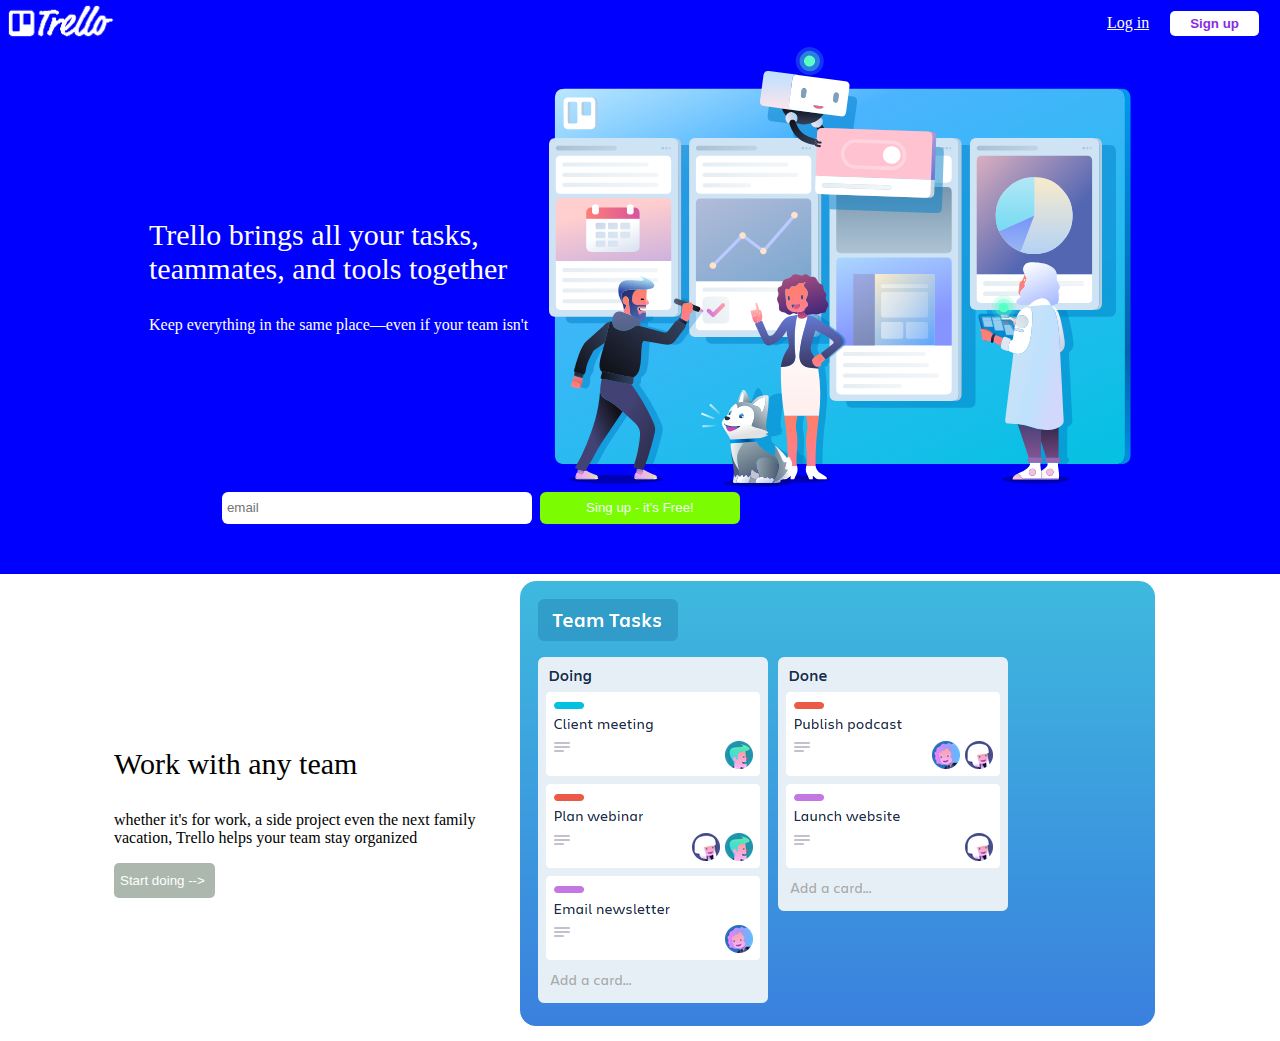
<file: Lessons_1/assignment_example/A1HelloPage.html>
<!DOCTYPE html>
<html lang="en">
<head>
    <meta charset="UTF-8">
    <meta name="viewport" content="width=device-width, initial-scale=1.0">
    <link rel="stylesheet" href="HelloStyle.css" type="text/css">
    <title>Hello Page</title>
</head>
    <body>
        <div class="section-1">
            <div class="top">
                <div class="S_start">
                    <img src="trello-logo.png" style="width: 120px;"/>
                </div>
    
                <div class="S_end">
                    <a href="../LoginPage/LoginPage.html">Log in</a>
                    
                </div>
    
                <div class="S_SU">
                    <input type="button" value="Sign up">
                </div>
    
            </div>
                
            <div class="bottom">
                
                <div class="text_content">
                    <p class="text_1">Trello brings all your tasks, teammates, and tools together</p>
                    <p class="text_2">Keep everything in the same place—even if your team isn't</p>
                </div>
                
                <div class="content_img">
                    <img src="picture-1.svg">
                </div>  
            </div>

            <div class="bottom_inputs">
                <div class="Binputs">
                    
                    <div class="one">
                        <input type="email"  id="mail_input" placeholder="email">
                    </div>
                    
                    <div class="two">
                        <input type="button"  id="sign_up_button" value="Sing up - it's Free!">
                    </div>
                </div>
            </div>

        </div>
        
        <div class="section2">
            <div class="bottom">
                
                <div class="text_content">
                    <p class="text_1" style="color: black;">Work with any team</p>
                    <p class="text_2 " style="color: black;" >whether it's for work, a side project even the next family vacation, Trello helps your team stay organized</p>
                    <input type="button" value="Start doing --> " style="background-color: rgb(172, 184, 174); color: #ffffff; border-radius: 5px; border: 0px; height:35px ;">
                </div>
                
                <div class="content_img">
                    <img src="picture-2.PNG">
                </div>  
            </div>
        </div>

    </body>
</html>
</file>
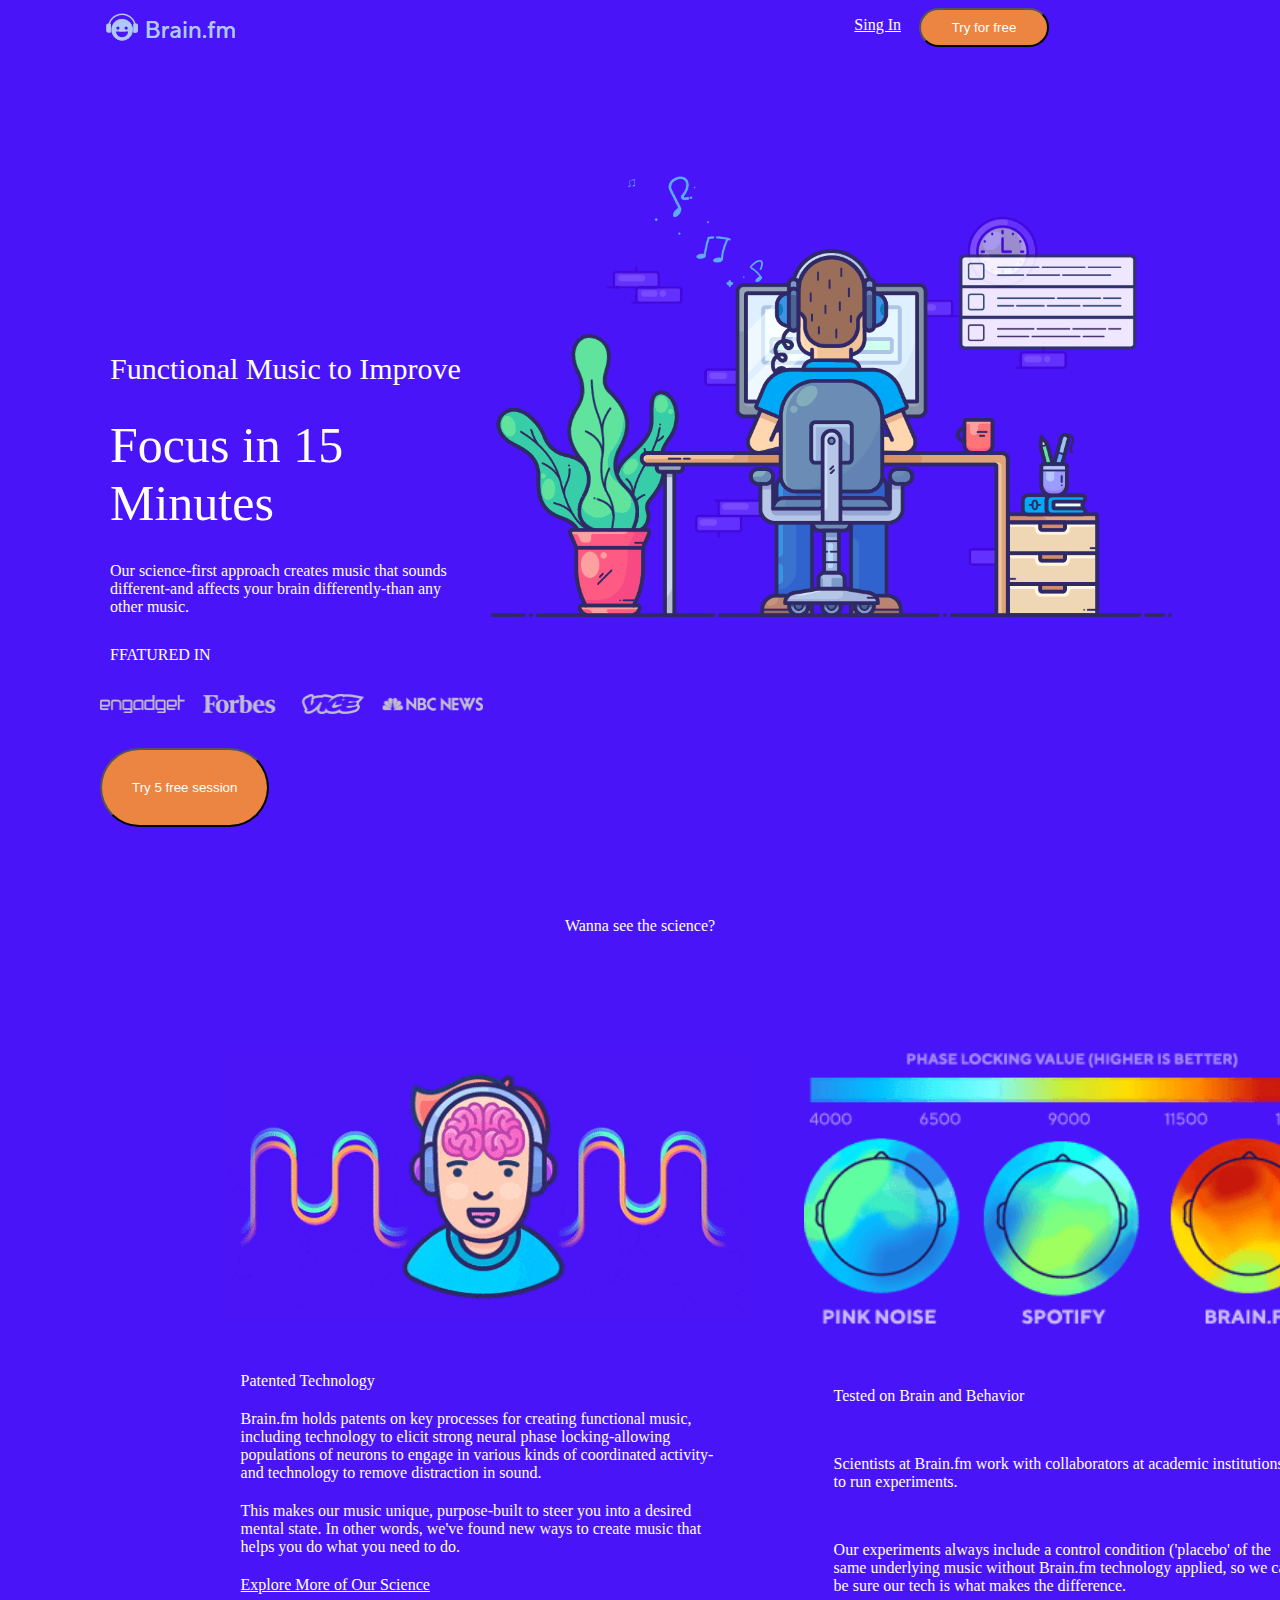
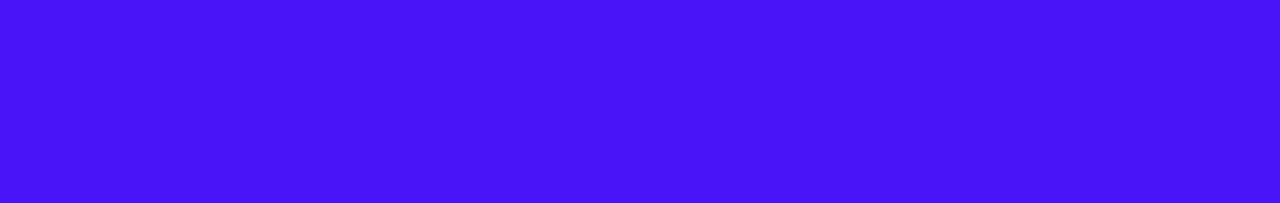
<file: Lessons_1/Aybol_Assignment1starter-main/brain-fm.html>
<!DOCTYPE html>
<html lang="en">
<head>
    <meta charset="UTF-8">
    <meta name="viewport" content="width=device-width, initial-scale=1.0">
    <title>Assignment#1</title>
    <link rel="stylesheet" href="./css/style.css">
</head>
<body>

    <div class="base">
        <div class="topContent">
            <div class="topHeader">
                
                <div class="LogoImg">
                    <img src="./images/logo.png" >
                </div>
                
                <div class="ButtonsLogin">
                        <div class="SIn">
                            <a href="" style="color: white; ">Sing In</a>
                        </div>
                        <div class="TB">
                            <input type="button" value="Try for free">
                        </div>
                
                    </div>
            </div>
        </div>

        <div class="baseContent">
            <div class="PBaseContent">
                <div style="margin-top: 150px; font-size:30px;"><p>Functional Music to Improve</p></div>
                <div style="font-size: 50px;"><p>Focus in 15 Minutes</p></div>
                <div ><p>Our science-first approach creates music that sounds different-and affects your brain differently-than any other music.</p></div>
                <div><p>FFATURED IN</p></div>
                <div><img src="./images/clout.png" alt=""></div>
                <div><input type="button" value="Try 5 free session"></div>
            </div>
            <div class="BaseContentImg">
                <img src="./images/picture-1.gif" alt="">
            </div>
        </div>

        <div class="Pcontent">
            <p>Wanna see the science?</p>
        </div>

        <div class="bottomContent">
            <div class="BC1">
                <div class="img1" style="height: 300px;">
                    <img src="./images/picture-2.gif" alt="">
                </div>
                <div class="content1" >
                    <p class="p1">Patented Technology</p>
                    <p class="p2">Brain.fm holds patents on key processes for creating functional music, including technology to elicit strong neural phase locking-allowing populations of neurons to engage in various kinds of coordinated activity-and technology to remove distraction in sound.</p>
                    <p class="p3">This makes our music unique, purpose-built to steer you into a desired mental state. In other words, we've found new ways to create music that helps you do what you need to do.</p>
                    <p><u>Explore More of Our Science</u></p>
                 
                </div>
            </div>

            <div class="BC2">
                <div class="img2" style="height: 300px;">
                    <img src="./images/picture-3.png" alt="">
                </div>
                <div class="content2" >
                    <p class="p1">Tested on Brain and Behavior</p>
                    <p class="p2">Scientists at Brain.fm work with collaborators at academic institutions to run experiments.</p>
                    <p class="p3">Our experiments always include a control condition ('placebo' of the same underlying music without Brain.fm
technology applied, so we can be sure our tech is what makes the difference.</p>
                        
                </div>
            </div>
        </div>
    </div>
    
</body>
</html>
</file>
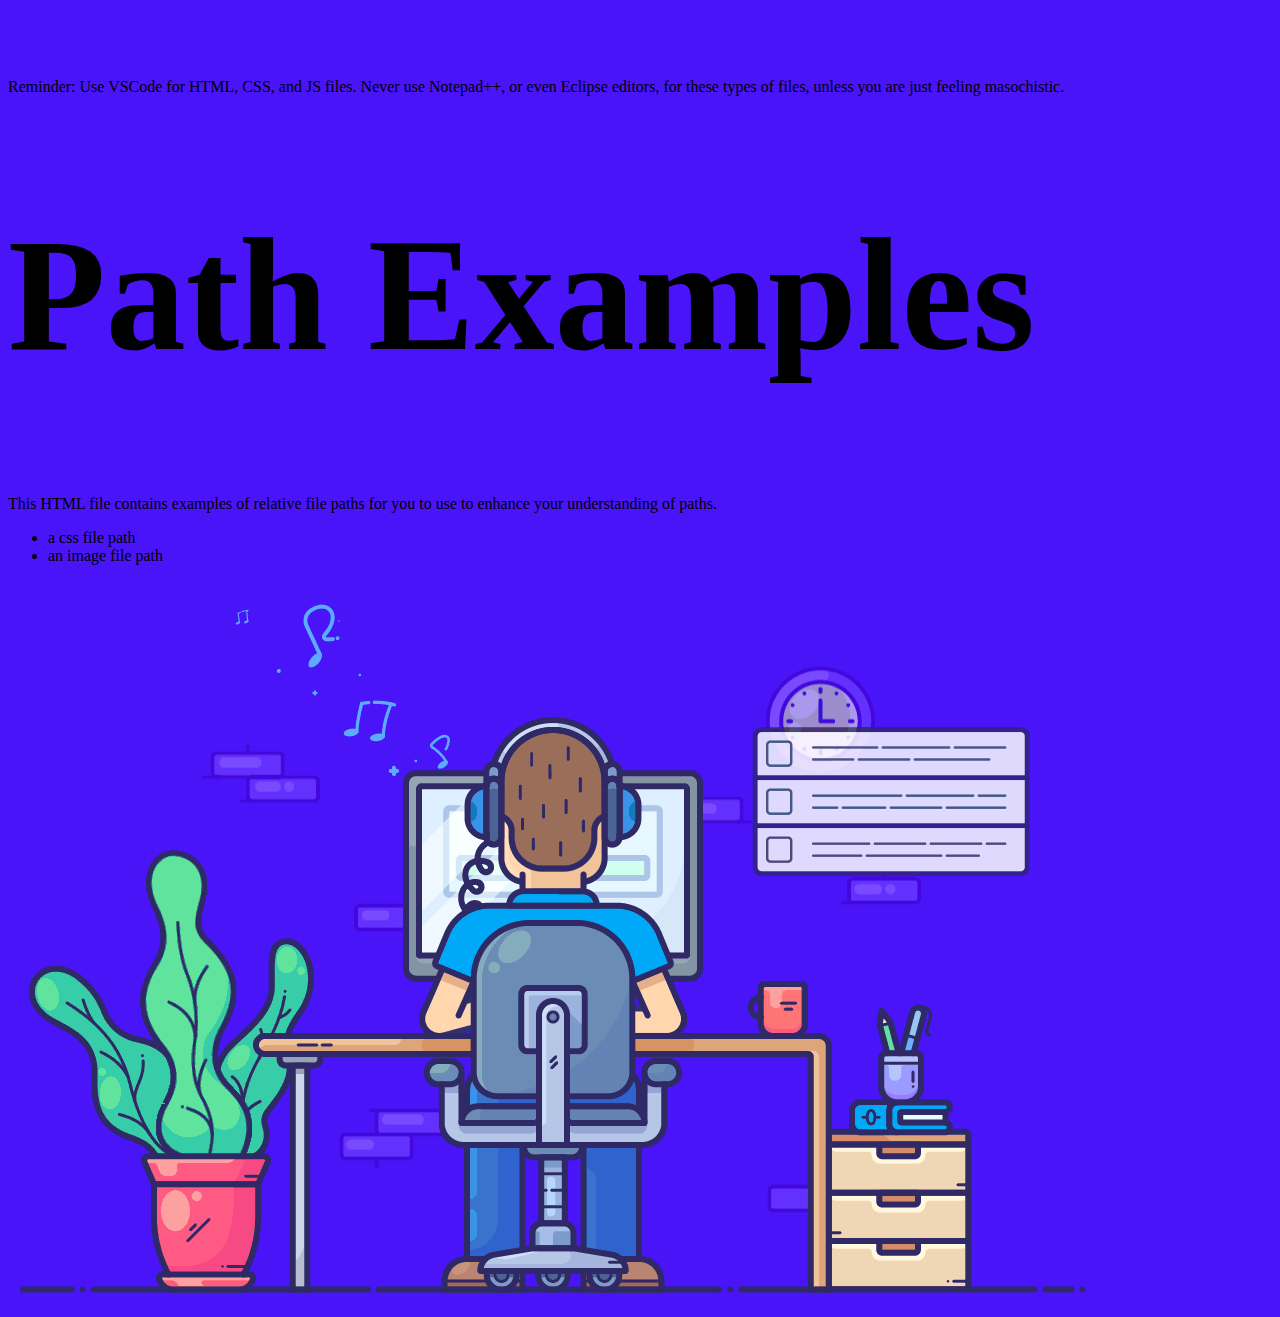
<file: Lessons_1/Aybol_Assignment1starter-main/example_paths.html>
<!DOCTYPE html>
<link rel="stylesheet" type="text/css" href="./css/style.css">

<body>
    <br><br><br>
    <p>Reminder: Use VSCode for HTML, CSS, and JS files.
        Never use Notepad++, or even Eclipse editors, for these
        types of files, unless you are just feeling masochistic.</p>
    <h1>Path Examples</h1>
    <p>This HTML file contains examples of relative file paths for you to use to enhance your understanding of paths.</p>
    <ul>
        <li>a css file path</li>
        <li>an image file path</li>
    </ul>
    <img src="./images/picture-1.gif" alt="paths" usemap="#paths">

</body>

</html>
</file>
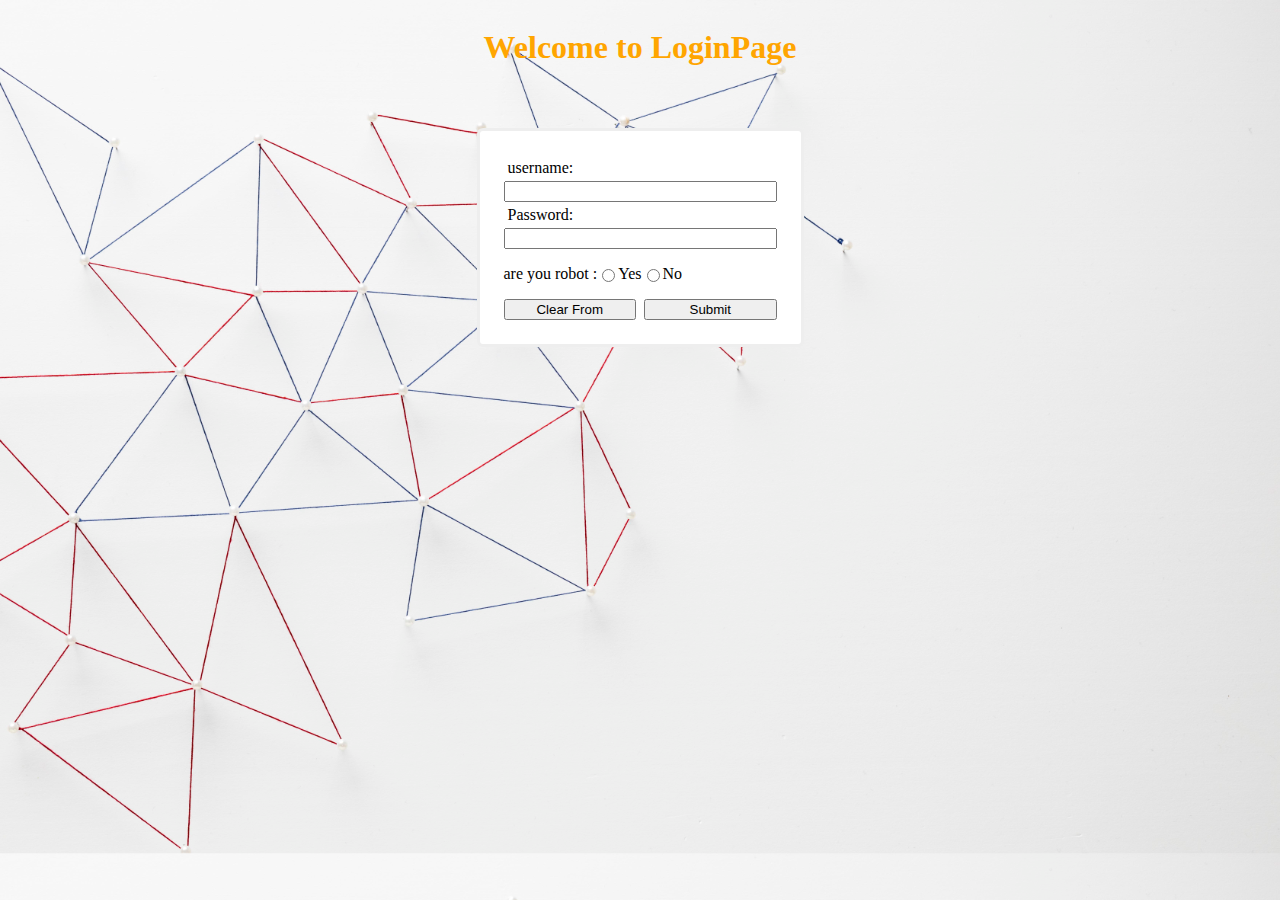
<file: Lessons_1/LoginPage/LoginPage.html>
<!DOCTYPE html>
<html lang="en">
<head>
    <meta charset="UTF-8">
    <meta name="viewport" content="width=device-width, initial-scale=1.0">
    <title>login</title>
    <link rel="stylesheet" href="LoginPageStyle.css">
    

</head>
<body>
    <header>
        <header>
                <h1 id="headerH1">
                    Welcome to 
                <span>LoginPage</span>
                </h1>
        </header>
    </header>
        <div class="container">
            
         
            <div class="username">
                <label>username:</label>
                <input type="text">
            </div>
            
            <div class="Password">
                <label>Password:</label>
                <input type="Password">
            </div>
            <form action="index.html" >
                <div class="robot">
                    <p id="MyP">are you robot :</p>
                    <input type="radio" name="robot" id="robotY">
                    <label for="robotY">Yes</label>
                    <input type="radio" name="robot" id="robotN">
                    <label for="robotN">No</label>
                </div>

                <div class="buttons">
                    <input type="button" value="Clear From" id="CF">
                    <input type="submit" value="Submit" id="SM">
                </div>
            </form>
        </div>
    </body>
</html>
</file>
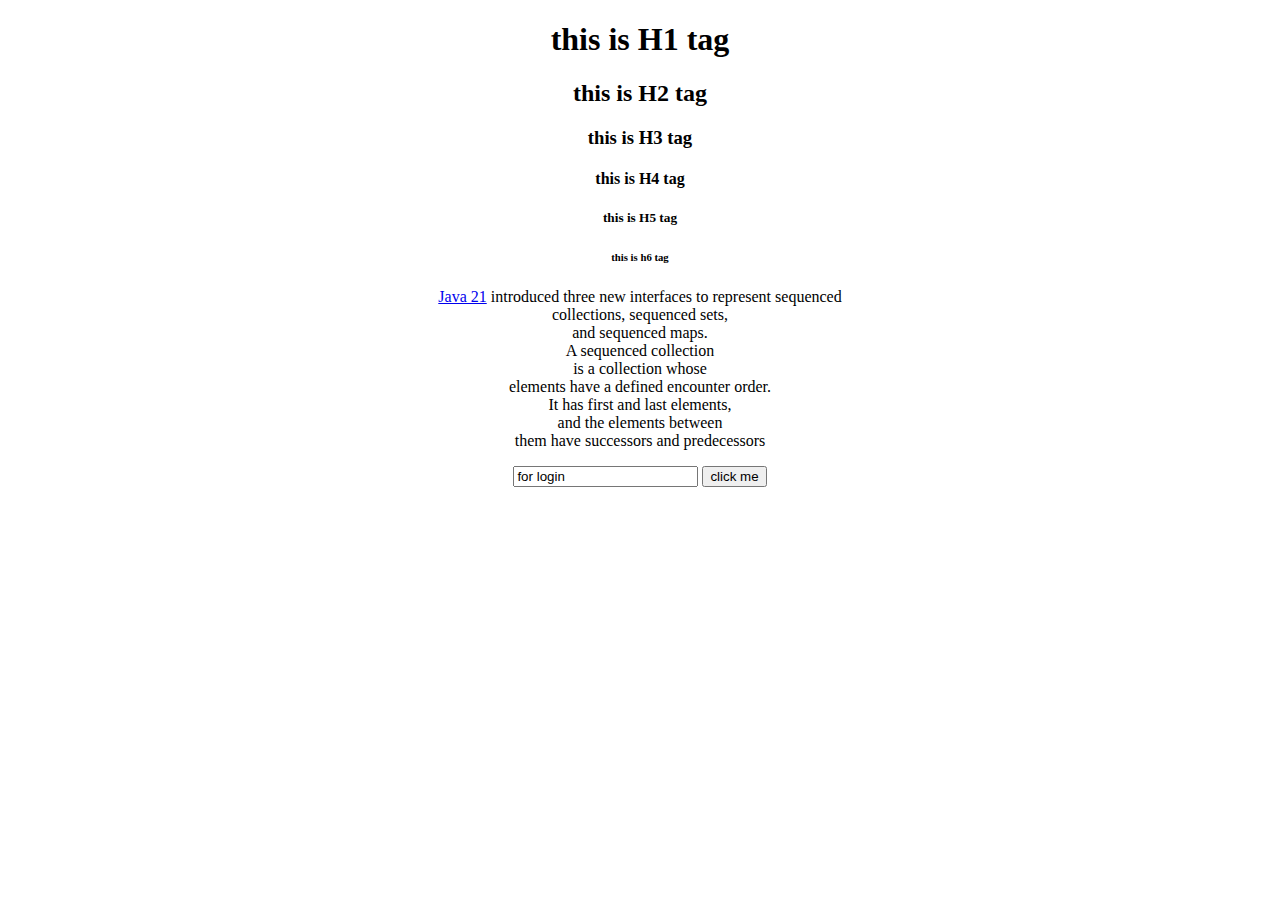
<file: Lessons_1/Web_1/Web_lessons#1.html>
<!DOCTYPE html>
<html lang="en">
<head>
    <meta charset="UTF-8">
    <meta name="viewport" content="width=device-width, initial-scale=1.0">
    <title>Lesson1</title>
    <link rel="stylesheet" href="Lessons1Style.css">
</head>
    <body>
            <div class="container">
            <h1>this is H1 tag</h1>
            <h2>this is H2 tag</h2>
            <h3>this is H3 tag</h3>
            <h4>this is H4 tag</h4>
            <h5>this is H5 tag</h5>
            <h6>this is h6 tag</h6>
            <p><a href="https://www.oracle.com/java/technologies/downloads/">Java 21</a> introduced three new 
            interfaces to represent sequenced <br/>
            collections, sequenced sets, <br/>
            and sequenced maps. <br/>
            A sequenced collection <br/>
            is a collection whose <br/>
            elements have a defined encounter order. <br/>
            It has first and last elements, <br/>
            and the elements between<br/>
            them have successors and predecessors<br/></p>
            <input type="text" value="for login">
            <a href="../LoginPage/LoginPage.html"><input type="button" value="click me"></a>
        </div>
        
    </body>
</html>
</file>
<file: Lessons_1/assignment_example/HelloStyle.css>
.section-1{
    padding-bottom: 50px;
    background: blue;
}

.section-1 .top,.bottom{
    display: flex;
    flex-direction: row;
    align-items: center; 
    justify-content: center;
    
}

.section-1 .bottom .content_img img {
    @media screen and (max-width :800px) {
       width: 300px;
    }
}

.bottom p{
    color:white;
    
}
.bottom .text_content{
    flex-basis: 400px;
}

.bottom .text_content .text_1{
    font-size:30px;
}


.S_start{
    flex-grow: 94;
}

.S_end{
    flex-grow: 2;
    align-items:flex-end;
}


.S_SU{
    flex-grow: 2;
    align-items: center;
}

.S_SU input{
    padding: 5px 20px;
    background-color: white;
    color:blueviolet;
    font-weight: bold;
    border: 0px;
    border-radius: 5px;
}

.section-1 a{
    color: white;
}

.section-1 a:hover{
    color:blanchedalmond;
}

body{
    margin: 0px;
    /* font-family: Arial; */
}
.bottom_inputs .Binputs{
    display: flex;
    width: 100%;
    
}


.bottom_inputs .Binputs .one{
    flex:23;
    text-align: right;
    margin-right: 8px;
    
    
}

.bottom_inputs .Binputs .two{  
    flex:32;
}



.bottom_inputs .Binputs input{
    border:0px;
    padding: 5px 5px;
    border-radius: 6px;
}

.bottom_inputs .Binputs input[type='button']{
    color: azure;
    background-color: lawngreen;  
    width: 200px;
    height: 32px;
}

.bottom_inputs .Binputs .one input{
    width: 300px;
    height: 22px;
}
</file>
<file: Lessons_1/Aybol_Assignment1starter-main/css/style.css>
h1 {
    font-size: 10em;
} 
body{
    background-color: #4915F8;
}



.base{
    width:1480px;
    margin-inline: auto;
}

.base p{
    color: white;
    margin: 10px;
}

.PBaseContent{
    flex-basis: 600px;
}

.baseContent img{
    width: 100%; 
}

@media screen and (max-width :1600px) {
    .base{
        width:1260px;
    }
}

@media screen and (max-width :1340px) {
    .base{
        width:1080px;
    }
} 

@media screen and (max-width :1200px) {
    .base{
        width:860px;
    }
} 

@media screen and (max-width :860px) {
    .base{
        width:100%;
    }
}

.topHeader{
    display: flex;
    margin-bottom: 80px;

}

.topHeader div{
    flex:1;
}
.ButtonsLogin{
    display: flex;
}

.ButtonsLogin div{
    justify-content: center;

}

.ButtonsLogin .SIn{
    text-align: right;
    margin-right: 18px;
    margin-top: 8px;
}

.ButtonsLogin .TB{
    
}

.ButtonsLogin .TB input{
    padding: 10px;
    border-radius: 20px;
    width: 130px;
    background-color: #eb8541;
    color: white;
}

.baseContent .PBaseContent{
    margin-top: 70px;
}

.baseContent{
    display: flex;
    flex:1;
}

.baseContent div{
    margin-top: 30px;
}

.baseContent .PBaseContent input{
    background: #eb8541;
    padding: 30px;
    border-radius: 50px;
    color: white;

}


.Pcontent{
    display: flex;
    justify-content: center;
    margin: 80px;
}



.bottomContent{
    display: flex;
    flex:1;
    width: 1200px;
    justify-content: center;
    margin-left: 7%;
}

.bottomContent div{
   margin: 14px;
}


.bottomContent img{
    width: 100%;
}

.bottomContent{
   justify-content: center;
   display: flex;
}
.bottomContent div{
    flex-basis: 550px;

}

.bottomContent .content1,.content2{
    height: 400px;
}

.content1 p{
    padding: 5px;
}

.content2 p{
    padding: 20px;
}
</file>
<file: Lessons_1/LoginPage/LoginPageStyle.css>
.container{
    text-align: center;
    border-color:#eee;
    border-style: solid;
    margin-top : 40px;
    width: max-content;
    padding: 24px;
    border-radius: 6px; 
    background-color: #fff;   
}

body{
    background-image: url(loginBG.jpg);
    display: flex;
    flex-direction: column;
    align-items: center;
    background-size: cover;
}
header{
    text-align: center;
}

#headerH1{
    color:orange;
    font-family: "Times New Roman", Times, serif; 
}

.username,.Password{
    display: flex;
    flex-direction: column;
    align-items: flex-start;  
}

.username label,.Password label{
    margin: 4px;
 }

.username input,.Password input{
    width: 265px;
}

.robot{
    display: flex;
    align-items: center;
    
}

.robot label{
    height: max-content;
}

.buttons{
    display:flex;
    gap: 8px;
}

.buttons input{
    flex:1 1 50%;
}
</file>
<file: Lessons_1/Web_1/Lessons1Style.css>
.container{
    text-align: center;
}
</file>
